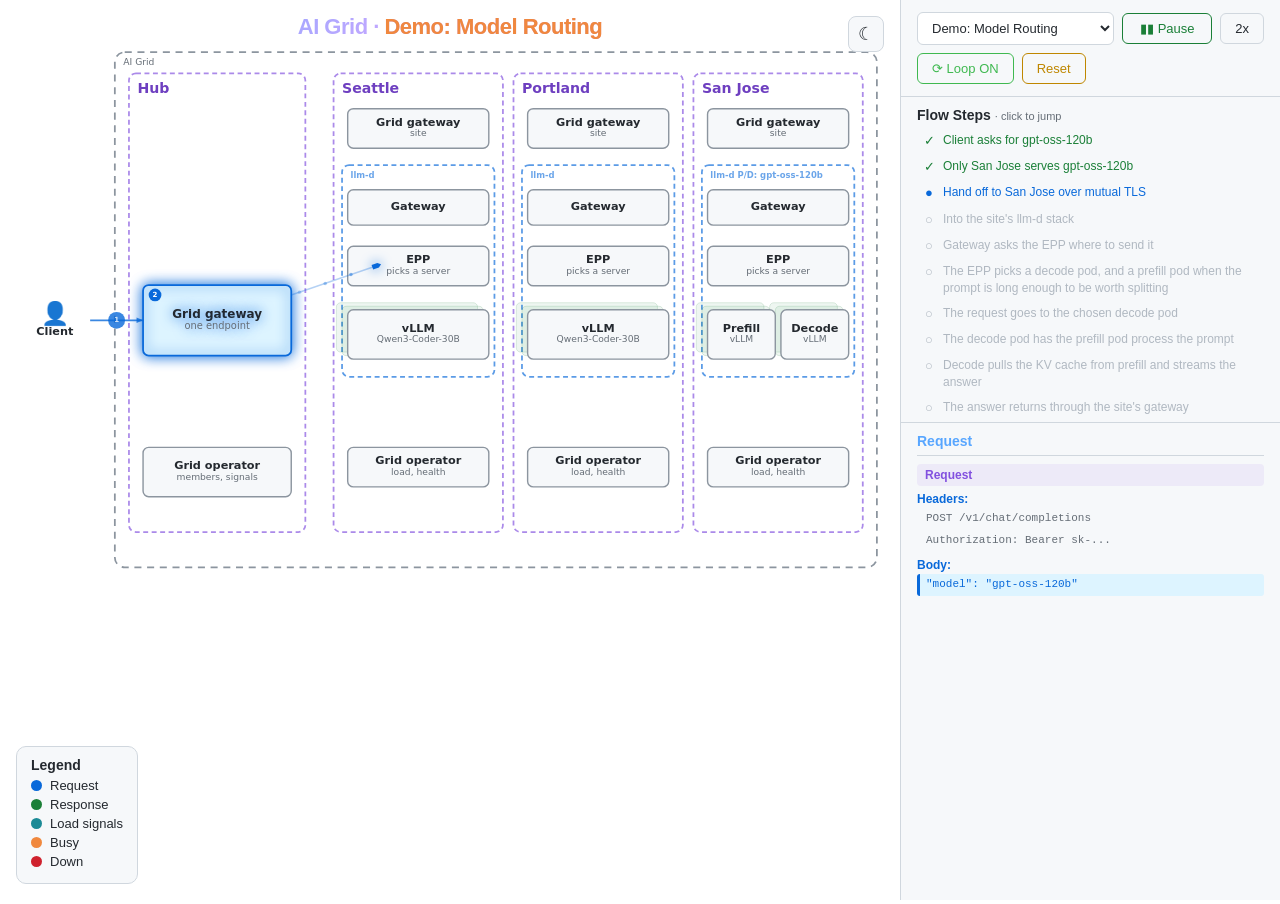
<file: index.html>
<!DOCTYPE html>
<html lang="en">
<head>
<meta charset="UTF-8">
<meta name="viewport" content="width=device-width, initial-scale=1.0">
<title>AI Grid</title>
<style>
/* FlowStory — Animated Flow Diagram Framework */

:root {
  /* Dark theme (default) */
  --fs-bg: #0d1117;
  --fs-bg-surface: #161b22;
  --fs-bg-active: #1a2332;
  --fs-border: #30363d;
  --fs-text: #c9d1d9;
  --fs-text-dim: #8b949e;
  --fs-text-muted: #484f58;
  --fs-text-bright: #fff;
  --fs-accent: #58a6ff;
  --fs-accent-hover: #58a6ff22;
  --fs-success: #3fb950;
  --fs-warn: #f0883e;
  --fs-error: #f85149;
  --fs-purple: #d2a8ff;

  /* Inspector line backgrounds */
  --fs-line-add-bg: #1a2e1a;
  --fs-line-add-color: #3fb950;
  --fs-line-del-bg: #2d1517;
  --fs-line-del-color: #f85149;
  --fs-line-highlight-bg: #1a2332;
  --fs-line-highlight-color: #58a6ff;
  --fs-line-plugin-bg: #d2a8ff22;
  --fs-line-plugin-color: #d2a8ff;

  /* Step hover */
  --fs-step-hover-bg: #58a6ff22;
  --fs-step-hover-color: #58a6ff;
  --fs-step-hover-border: #58a6ff;
}

body.light {
  --fs-bg: #fff;
  --fs-bg-surface: #f6f8fa;
  --fs-bg-active: #ddf4ff;
  --fs-border: #d0d7de;
  --fs-text: #24292f;
  --fs-text-dim: #656d76;
  --fs-text-muted: #b0b8c1;
  --fs-text-bright: #000;
  --fs-accent: #0969da;
  --fs-accent-hover: #ddf4ff88;
  --fs-success: #1a7f37;
  --fs-warn: #bf8700;
  --fs-error: #82071e;
  --fs-purple: #8250df;

  --fs-line-add-bg: #dafbe1;
  --fs-line-add-color: #116329;
  --fs-line-del-bg: #ffebe9;
  --fs-line-del-color: #82071e;
  --fs-line-highlight-bg: #ddf4ff;
  --fs-line-highlight-color: #0969da;
  --fs-line-plugin-bg: #8250df15;
  --fs-line-plugin-color: #8250df;

  --fs-step-hover-bg: #ddf4ff88;
  --fs-step-hover-color: #0969da;
  --fs-step-hover-border: #0969da;
}

/* === Reset === */
* { margin: 0; padding: 0; box-sizing: border-box; }

body {
  font-family: -apple-system, BlinkMacSystemFont, 'Segoe UI', sans-serif;
  background: var(--fs-bg);
  color: var(--fs-text);
  overflow: hidden;
  transition: background .3s, color .3s;
}

/* === Right Panel === */
.fs-panel {
  position: fixed; top: 0; right: 0; width: 380px; height: 100vh; z-index: 100;
  display: flex; flex-direction: column;
  background: var(--fs-bg-surface);
  border-left: 1px solid var(--fs-border);
  overflow: hidden;
  transition: background .3s, border-color .3s;
}

/* Flow control bar */
.fs-flow-bar {
  padding: 12px 16px;
  border-bottom: 1px solid var(--fs-border);
  flex-shrink: 0;
  display: flex; gap: 8px; align-items: center; flex-wrap: wrap;
}

.fs-flow-bar select {
  flex: 1; padding: 7px 10px;
  border: 1px solid var(--fs-border); border-radius: 6px;
  background: var(--fs-bg); color: var(--fs-text);
  font-size: 13px; font-family: inherit; cursor: pointer;
}

.fs-flow-bar button {
  padding: 7px 14px;
  border: 1px solid var(--fs-border); border-radius: 6px;
  background: var(--fs-bg-surface); color: var(--fs-text);
  cursor: pointer; font-size: 13px; font-family: inherit;
  transition: all .15s;
}
.fs-flow-bar button:hover { border-color: var(--fs-accent); }
.fs-flow-bar .fs-start { border-color: var(--fs-success); color: var(--fs-success); min-width: 90px; }
.fs-flow-bar .fs-reset { border-color: var(--fs-warn); color: var(--fs-warn); }

/* === Steps Section === */
.fs-steps {
  padding: 10px 16px;
  border-bottom: 1px solid var(--fs-border);
  flex: 2; overflow-y: auto;
}

.fs-steps-title { font-weight: 700; margin-bottom: 6px; font-size: 14px; }

.fs-step {
  margin: 2px 0; color: var(--fs-text-muted);
  display: flex; align-items: flex-start; gap: 6px;
  font-size: 12px; line-height: 1.4;
  cursor: pointer; padding: 3px 4px; border-radius: 4px;
  transition: all .2s;
}

.fs-step:hover {
  background: var(--fs-step-hover-bg);
  color: var(--fs-step-hover-color);
  transform: translateX(4px);
  border-left: 2px solid var(--fs-step-hover-border);
  padding-left: 6px;
}

.fs-step-mark { flex-shrink: 0; width: 16px; text-align: center; font-size: 13px; }
.fs-step-mark::before { content: '\25CB'; }
.fs-step.pending { color: var(--fs-text-muted); }
.fs-step.active { color: var(--fs-accent); }
.fs-step.active .fs-step-mark::before { content: '\25CF'; }
.fs-step.done { color: var(--fs-success); }
.fs-step.done .fs-step-mark::before { content: '\2713'; }

/* === Inspector Section === */
.fs-inspector {
  flex: 3; overflow-y: auto; padding: 10px 16px;
  font-family: 'SF Mono', Menlo, Consolas, monospace; font-size: 11px;
}

.fs-inspector-title {
  font-weight: 700; font-size: 14px; margin-bottom: 6px;
  font-family: -apple-system, sans-serif; flex-shrink: 0;
  padding: 0 0 6px; border-bottom: 1px solid var(--fs-border);
}

.fs-inspector-section {
  margin: 6px 0 2px; font-weight: 600;
  color: var(--fs-accent); font-size: 12px;
  font-family: -apple-system, sans-serif;
}

.fs-inspector-line {
  margin: 1px 0; padding: 2px 6px; border-radius: 3px;
  white-space: pre; line-height: 1.6; transition: all .4s;
}
.fs-inspector-line.add {
  background: var(--fs-line-add-bg); color: var(--fs-line-add-color);
  border-left: 3px solid var(--fs-line-add-color);
}
.fs-inspector-line.del {
  background: var(--fs-line-del-bg); color: var(--fs-line-del-color);
  text-decoration: line-through; opacity: .7;
  border-left: 3px solid var(--fs-line-del-color);
}
.fs-inspector-line.keep {
  color: var(--fs-text-dim); border-left: 3px solid transparent;
}
.fs-inspector-line.err {
  background: var(--fs-line-del-bg); color: var(--fs-line-del-color);
  border-left: 3px solid var(--fs-line-del-color); font-weight: 600;
}
.fs-inspector-line.highlight {
  background: var(--fs-line-highlight-bg); color: var(--fs-line-highlight-color);
  border-left: 3px solid var(--fs-line-highlight-color);
  animation: fs-pulse .8s;
}

@keyframes fs-pulse { 0% { opacity: .3; } 50% { opacity: 1; } 100% { opacity: 1; } }

.fs-inspector-plugin {
  margin: 8px 0 4px; padding: 4px 8px;
  background: var(--fs-line-plugin-bg); border-radius: 4px;
  color: var(--fs-line-plugin-color); font-weight: 600;
  font-size: 12px; font-family: -apple-system, sans-serif;
}

/* === Theme Toggle === */
.fs-theme-toggle {
  position: fixed; top: 16px; right: 396px; z-index: 200;
  width: 36px; height: 36px; border-radius: 8px;
  border: 1px solid var(--fs-border);
  background: var(--fs-bg-surface); color: var(--fs-text);
  cursor: pointer; font-size: 18px;
  display: flex; align-items: center; justify-content: center;
  transition: all .15s;
}

/* === Branding === */
.fs-brand {
  position: fixed; top: 10px; left: 16px; z-index: 200;
  display: flex; align-items: center; gap: 10px;
  pointer-events: none;
}
.fs-brand img { height: 30px; }
.fs-brand span {
  font-size: 20px; font-weight: 700; color: var(--fs-text-bright);
  letter-spacing: -0.3px;
  font-family: 'Red Hat Display', -apple-system, BlinkMacSystemFont, 'Segoe UI', sans-serif;
}

/* === Title === */
.fs-title {
  position: fixed; top: 14px; left: 0; right: 380px; z-index: 200;
  text-align: center; font-size: 22px; font-weight: 700;
  background: linear-gradient(135deg, #58a6ff, #d2a8ff, #f0883e);
  -webkit-background-clip: text; -webkit-text-fill-color: transparent;
  background-clip: text; letter-spacing: -0.5px; pointer-events: none;
}

/* === Legend === */
.fs-legend {
  position: fixed; bottom: 16px; left: 16px; z-index: 100;
  padding: 10px 14px;
  background: var(--fs-bg-surface);
  border: 1px solid var(--fs-border);
  border-radius: 10px; font-size: 13px;
  transition: all .3s;
}
.fs-legend-title { font-weight: 600; margin-bottom: 5px; font-size: 14px; }
.fs-legend-item { display: flex; align-items: center; gap: 8px; margin: 4px 0; font-size: 13px; }
.fs-legend-dot { width: 11px; height: 11px; border-radius: 50%; }

/* === Scrollbar === */
.fs-steps::-webkit-scrollbar,
.fs-inspector::-webkit-scrollbar { width: 6px; }

.fs-steps::-webkit-scrollbar-track,
.fs-inspector::-webkit-scrollbar-track { background: transparent; }

.fs-steps::-webkit-scrollbar-thumb,
.fs-inspector::-webkit-scrollbar-thumb {
  background: var(--fs-border); border-radius: 3px;
}

</style>
</head>
<body class="light">

<button class="fs-theme-toggle" id="fs-theme">&#9790;</button>

<div class="fs-brand" id="fs-brand"></div>
<div class="fs-title" id="fs-title"></div>

<div class="fs-panel">
  <div class="fs-flow-bar">
    <select id="fs-flow-select"></select>
    <button class="fs-start" id="fs-play">&#9654; Start</button>
    <button id="fs-speed">1x</button>
    <button id="fs-loop" style="border-color:#79c0ff;color:#79c0ff">&#8635; Loop</button>
    <button class="fs-reset" id="fs-reset">Reset</button>
  </div>
  <div class="fs-steps" id="fs-steps">
    <div class="fs-steps-title">Flow Steps <span style="font-weight:400;font-size:11px;color:var(--fs-text-dim)">· click to jump</span></div>
    <div id="fs-steps-container"></div>
  </div>
  <div class="fs-inspector" id="fs-inspector">
    <div class="fs-inspector-title" id="fs-inspector-title" style="color:var(--fs-accent)">Request</div>
    <div id="fs-inspector-content"></div>
  </div>
</div>

<div id="fs-highlight-box" style="display:none;position:fixed;z-index:350;border-radius:10px;pointer-events:none"></div>
<div id="fs-overlay" style="display:none;position:fixed;top:0;left:0;right:380px;bottom:0;z-index:300;background:rgba(0,0,0,0.6)">
  <div id="fs-overlay-card" style="position:absolute;background:#161b22ee;border:1px solid #30363d;border-radius:14px;max-width:420px;padding:22px 26px;box-shadow:0 12px 40px rgba(0,0,0,0.5)">
    <button id="fs-overlay-close" style="position:absolute;top:10px;right:14px;background:none;border:none;color:#8b949e;font-size:18px;cursor:pointer;padding:4px 8px;border-radius:6px">✕</button>
    <div id="fs-overlay-accent" style="width:4px;height:24px;border-radius:2px;position:absolute;left:0;top:22px"></div>
    <h2 id="fs-overlay-title" style="margin:0 0 6px;font-size:18px;color:#c9d1d9;font-family:system-ui"></h2>
    <p id="fs-overlay-desc" style="margin:0 0 14px;font-size:13px;color:#8b949e;line-height:1.5;font-family:system-ui"></p>
    <div id="fs-overlay-details" style="font-size:12px;font-family:'SF Mono',Menlo,monospace"></div>
    <button id="fs-overlay-resume" style="margin-top:14px;padding:7px 20px;border:1px solid #3fb950;border-radius:8px;background:transparent;color:#3fb950;font-size:13px;cursor:pointer;font-family:system-ui">&#9654; Resume Flow</button>
  </div>
</div>

<div class="fs-legend" id="fs-legend"></div>

<canvas id="fs-canvas"></canvas>

<script type="module">
import { FlowStory } from '[data-uri]';

const viz = new FlowStory(document.getElementById('fs-canvas'), {
  stepsContainer: document.getElementById('fs-steps-container'),
  inspectorTitle: document.getElementById('fs-inspector-title'),
  inspectorContent: document.getElementById('fs-inspector-content'),
  overlay: document.getElementById('fs-overlay'),
  overlayCard: document.getElementById('fs-overlay-card'),
  overlayTitle: document.getElementById('fs-overlay-title'),
  overlayDesc: document.getElementById('fs-overlay-desc'),
  overlayDetails: document.getElementById('fs-overlay-details'),
  overlayAccent: document.getElementById('fs-overlay-accent'),
  overlayClose: document.getElementById('fs-overlay-close'),
  overlayResume: document.getElementById('fs-overlay-resume'),
  highlightBox: document.getElementById('fs-highlight-box'),
  brand: document.getElementById('fs-brand'),
  title: document.getElementById('fs-title'),
  legend: document.getElementById('fs-legend'),
  flowSelect: document.getElementById('fs-flow-select'),
  playBtn: document.getElementById('fs-play'),
  speedBtn: document.getElementById('fs-speed'),
  loopBtn: document.getElementById('fs-loop'),
  resetBtn: document.getElementById('fs-reset'),
  themeBtn: document.getElementById('fs-theme'),
});

const _roundRect = CanvasRenderingContext2D.prototype.roundRect;
CanvasRenderingContext2D.prototype.roundRect = function (x, y, w, h, r) {
  return _roundRect.call(this, x, y, w, h, typeof r === 'number' ? Math.max(0, r) : r);
};
while (innerWidth < 400 || innerHeight < 100) await new Promise((r) => setTimeout(r, 200));

window.__flowstory = viz;

try {
  await viz.load({"meta": {"title": "AI Grid", "speed": 2}, "canvas": {"width": 1250, "height": 800}, "nodes": {"client": {"x": 15, "y": 410, "w": 100, "h": 50, "label": "Client", "type": "icon"}, "grid": {"x": 150, "y": 55, "w": 1080, "h": 730, "label": "AI Grid", "type": "boundary", "color": "#8b949e", "labelAlign": "left"}, "hub": {"x": 170, "y": 85, "w": 250, "h": 650, "label": "Hub", "type": "container", "color": "#8250df", "labelSize": 20, "labelColor": "#6E3FC0"}, "front": {"x": 190, "y": 385, "w": 210, "h": 100, "label": "Grid gateway", "sublabel": "one endpoint", "color": "#0969da", "fontSize": 17, "inner": true}, "hubop": {"x": 190, "y": 615, "w": 210, "h": 70, "label": "Grid operator", "sublabel": "members, signals", "color": "#1b8a96", "inner": true}, "west": {"x": 460, "y": 85, "w": 240, "h": 650, "label": "Seattle", "type": "container", "color": "#8250df", "labelSize": 20, "labelColor": "#6E3FC0"}, "west_gg": {"x": 480, "y": 135, "w": 200, "h": 56, "label": "Grid gateway", "sublabel": "site", "color": "#0969da", "inner": true}, "west_llmd": {"x": 472, "y": 215, "w": 216, "h": 300, "label": "llm-d", "type": "container", "color": "#0969da"}, "west_gw": {"x": 480, "y": 250, "w": 200, "h": 50, "label": "Gateway", "color": "#0969da", "inner": true}, "west_epp": {"x": 480, "y": 330, "w": 200, "h": 56, "label": "EPP", "sublabel": "picks a server", "color": "#0969da", "inner": true}, "west_vllm": {"x": 480, "y": 420, "w": 200, "h": 70, "label": "vLLM", "sublabel": "Qwen3-Coder-30B", "color": "#1a7f37", "inner": true, "stackCount": 2}, "west_op": {"x": 480, "y": 615, "w": 200, "h": 56, "label": "Grid operator", "sublabel": "load, health", "color": "#1b8a96", "inner": true}, "eu": {"x": 715, "y": 85, "w": 240, "h": 650, "label": "Portland", "type": "container", "color": "#8250df", "labelSize": 20, "labelColor": "#6E3FC0"}, "eu_gg": {"x": 735, "y": 135, "w": 200, "h": 56, "label": "Grid gateway", "sublabel": "site", "color": "#0969da", "inner": true}, "eu_llmd": {"x": 727, "y": 215, "w": 216, "h": 300, "label": "llm-d", "type": "container", "color": "#0969da"}, "eu_gw": {"x": 735, "y": 250, "w": 200, "h": 50, "label": "Gateway", "color": "#0969da", "inner": true}, "eu_epp": {"x": 735, "y": 330, "w": 200, "h": 56, "label": "EPP", "sublabel": "picks a server", "color": "#0969da", "inner": true}, "eu_vllm": {"x": 735, "y": 420, "w": 200, "h": 70, "label": "vLLM", "sublabel": "Qwen3-Coder-30B", "color": "#1a7f37", "inner": true, "stackCount": 2}, "eu_op": {"x": 735, "y": 615, "w": 200, "h": 56, "label": "Grid operator", "sublabel": "load, health", "color": "#1b8a96", "inner": true}, "ap": {"x": 970, "y": 85, "w": 240, "h": 650, "label": "San Jose", "type": "container", "color": "#8250df", "labelSize": 20, "labelColor": "#6E3FC0"}, "ap_gg": {"x": 990, "y": 135, "w": 200, "h": 56, "label": "Grid gateway", "sublabel": "site", "color": "#0969da", "inner": true}, "ap_llmd": {"x": 982, "y": 215, "w": 216, "h": 300, "label": "llm-d P/D: gpt-oss-120b", "type": "container", "color": "#0969da"}, "ap_gw": {"x": 990, "y": 250, "w": 200, "h": 50, "label": "Gateway", "color": "#0969da", "inner": true}, "ap_epp": {"x": 990, "y": 330, "w": 200, "h": 56, "label": "EPP", "sublabel": "picks a server", "color": "#0969da", "inner": true}, "ap_op": {"x": 990, "y": 615, "w": 200, "h": 56, "label": "Grid operator", "sublabel": "load, health", "color": "#1b8a96", "inner": true}, "ap_prefill": {"x": 990, "y": 420, "w": 96, "h": 70, "label": "Prefill", "sublabel": "vLLM", "color": "#1a7f37", "inner": true, "stackCount": 2}, "ap_decode": {"x": 1094, "y": 420, "w": 96, "h": 70, "label": "Decode", "sublabel": "vLLM", "color": "#1a7f37", "inner": true, "stackCount": 2}}, "tooltips": {"front": {"title": "Grid gateway, the one endpoint", "description": "Every client uses one URL. The gateway checks the caller, then picks a site that serves the requested model and has room.", "details": [["Checks", "API key, budget, region"], ["Picks", "a site by model, region, and live load"], ["Answers with", "the site that served it"]]}, "hubop": {"title": "Grid operator", "description": "Knows every member through gossip, which converges in a few rounds with no leader. Polls every peer's signals endpoint over mutual TLS, labels each row with the site that proved it, and serves the combined view. Its grid gateway reads only this operator."}, "west_gg": {"title": "Site grid gateway", "description": "Accepts traffic only from grid members, proven by certificate, and hands it to the site's llm-d stack."}, "west_llmd": {"title": "llm-d", "description": "The site's own inference stack, unchanged by the grid: a gateway, the EPP that picks a model server by cache and load, and vLLM."}, "west_op": {"title": "Site grid operator", "description": "Enrolls the site and joins the membership. Every few seconds it reads each provider's numbers from the EPP and serves them on its signals endpoint to grid peers over mutual TLS. A provider is one model served by the site's llm-d stack."}, "ap_llmd": {"title": "llm-d with prefill/decode disaggregation", "description": "This site serves gpt-oss-120b with prefill and decode on separate vLLM pods. The EPP picks a decode pod and, for long prompts, a prefill pod. Prefill builds the KV cache, and decode pulls it and streams the answer."}}, "flows": {"model": {"label": "Demo: Model Routing", "steps": [{"text": "Client asks for gpt-oss-120b", "mode": "arrow", "from": "client", "to": "front", "color": "#0969da", "num": 1}, {"text": "Only San Jose serves gpt-oss-120b", "mode": "lightup", "target": "front", "badge": 2}, {"text": "Hand off to San Jose over mutual TLS", "mode": "arrow", "from": "front", "to": "ap_gg", "color": "#0969da", "num": 3, "glow": "ap"}, {"text": "Into the site's llm-d stack", "mode": "arrow", "from": "ap_gg", "to": "ap_gw", "color": "#0969da", "num": 4, "glow": "ap_llmd"}, {"text": "Gateway asks the EPP where to send it", "mode": "arrow", "from": "ap_gw", "to": "ap_epp", "color": "#0969da", "num": 5}, {"text": "The EPP picks a decode pod, and a prefill pod when the prompt is long enough to be worth splitting", "mode": "lightup", "target": "ap_epp", "badge": 6}, {"text": "The request goes to the chosen decode pod", "mode": "arrow", "from": "ap_epp", "to": "ap_decode", "color": "#0969da", "num": 7}, {"text": "The decode pod has the prefill pod process the prompt", "mode": "arrow", "from": "ap_decode", "to": "ap_prefill", "color": "#0969da", "num": 8, "yOff": -12}, {"text": "Decode pulls the KV cache from prefill and streams the answer", "mode": "arrow", "from": "ap_prefill", "to": "ap_decode", "color": "#0969da", "num": 9, "yOff": 12}, {"text": "The answer returns through the site's gateway", "mode": "arrow", "from": "ap_decode", "to": "ap_gw", "color": "#1a7f37", "num": 10, "fromXOff": 40, "toXOff": 40}, {"text": "Back through the site's grid gateway", "mode": "arrow", "from": "ap_gw", "to": "ap_gg", "color": "#1a7f37", "num": 11, "fromXOff": 40, "toXOff": 40}, {"text": "Back through the grid gateway", "mode": "arrow", "from": "ap_gg", "to": "front", "color": "#1a7f37", "num": 12, "yOff": 12}, {"text": "The client gets the answer, tagged with the site that served it", "mode": "arrow", "from": "front", "to": "client", "color": "#1a7f37", "num": 13, "yOff": 12}, {"text": "Each site runs the llm-d shape that fits its model. The grid routes the same way", "mode": "lightup", "target": "ap_llmd", "badge": 14}]}, "load": {"label": "Demo: Load Awareness", "steps": [{"text": "Seattle is busy: its GPUs are queued", "mode": "lightup", "target": "west_vllm", "badge": "busy", "errColor": "#f0883e"}, {"text": "San Jose is busy too", "mode": "lightup", "target": "ap_decode", "badge": "busy", "errColor": "#f0883e"}, {"text": "Every few seconds the hub's operator polls each site", "mode": "arrow", "from": "hubop", "to": "west_op", "color": "#1b8a96", "num": 3, "yOff": -10}, {"text": "Seattle answers: a long queue", "mode": "arrow", "from": "west_op", "to": "hubop", "color": "#1b8a96", "num": 4, "yOff": 10}, {"text": "Portland answers: room to spare", "mode": "arrow", "from": "eu_op", "to": "hubop", "color": "#1b8a96", "num": 5, "edge": {"fromSide": "bottom", "fromXOffset": 20, "toSide": "bottom", "toXOffset": 20, "waypoints": [{"x": 855, "y": 724}, {"x": 315, "y": 724}]}}, {"text": "The grid gateway reads its local operator's combined view", "mode": "arrow", "from": "front", "to": "hubop", "color": "#1b8a96", "num": 6, "fromXOff": 55, "toXOff": 55}, {"text": "Every site's load, labelled with the site that reported it", "mode": "arrow", "from": "hubop", "to": "front", "color": "#1b8a96", "num": 7, "fromXOff": 88, "toXOff": 88}, {"text": "Client asks for Qwen3-Coder-30B", "mode": "arrow", "from": "client", "to": "front", "color": "#0969da", "num": 8}, {"text": "Of the two sites serving this model, Portland has the shorter queue", "mode": "lightup", "target": "front", "badge": 9}, {"text": "Hand off to the site over mutual TLS", "mode": "arrow", "from": "front", "to": "eu_gg", "color": "#0969da", "num": 10, "glow": "eu"}, {"text": "Into the site's llm-d stack", "mode": "arrow", "from": "eu_gg", "to": "eu_gw", "color": "#0969da", "num": 11, "glow": "eu_llmd"}, {"text": "Gateway asks the EPP where to send it", "mode": "arrow", "from": "eu_gw", "to": "eu_epp", "color": "#0969da", "num": 12}, {"text": "EPP picks the best model server", "mode": "arrow", "from": "eu_epp", "to": "eu_vllm", "color": "#0969da", "num": 13}, {"text": "The answer returns through the site's gateway", "mode": "arrow", "from": "eu_vllm", "to": "eu_gw", "color": "#1a7f37", "num": 14, "fromXOff": 40, "toXOff": 40}, {"text": "Back through the site's grid gateway", "mode": "arrow", "from": "eu_gw", "to": "eu_gg", "color": "#1a7f37", "num": 15, "fromXOff": 40, "toXOff": 40}, {"text": "Back through the grid gateway", "mode": "arrow", "from": "eu_gg", "to": "front", "color": "#1a7f37", "num": 16, "yOff": 12}, {"text": "The client gets the answer, tagged with the site that served it", "mode": "arrow", "from": "front", "to": "client", "color": "#1a7f37", "num": 17, "yOff": 12}]}, "affinity": {"label": "Demo: Affinity", "steps": [{"text": "Turn 1 of a conversation asks for gpt-oss-120b", "mode": "arrow", "from": "client", "to": "front", "color": "#0969da", "num": 1}, {"text": "Only San Jose serves gpt-oss-120b, so it goes there", "mode": "lightup", "target": "front", "badge": 2}, {"text": "Hand off to San Jose over mutual TLS", "mode": "arrow", "from": "front", "to": "ap_gg", "color": "#0969da", "glow": "ap", "num": 3}, {"text": "Into the site's llm-d stack", "mode": "arrow", "from": "ap_gg", "to": "ap_gw", "color": "#0969da", "glow": "ap_llmd", "num": 4}, {"text": "Gateway asks the EPP where to send it", "mode": "arrow", "from": "ap_gw", "to": "ap_epp", "color": "#0969da", "num": 5}, {"text": "No decode pod holds this prompt yet, so the EPP picks one by load", "mode": "lightup", "target": "ap_epp", "badge": 6}, {"text": "The request goes to the chosen decode pod", "mode": "arrow", "from": "ap_epp", "to": "ap_decode", "color": "#0969da", "num": 7}, {"text": "The prompt is long, so decode has the prefill pod process it", "mode": "arrow", "from": "ap_decode", "to": "ap_prefill", "color": "#0969da", "yOff": -12, "num": 8}, {"text": "Decode pulls the KV cache from prefill and keeps it", "mode": "arrow", "from": "ap_prefill", "to": "ap_decode", "color": "#0969da", "yOff": 12, "num": 9}, {"text": "The answer returns through the site's gateway", "mode": "arrow", "from": "ap_decode", "to": "ap_gw", "color": "#1a7f37", "fromXOff": 40, "toXOff": 40, "num": 10}, {"text": "Back through the site's grid gateway", "mode": "arrow", "from": "ap_gw", "to": "ap_gg", "color": "#1a7f37", "fromXOff": 40, "toXOff": 40, "num": 11}, {"text": "Back through the grid gateway", "mode": "arrow", "from": "ap_gg", "to": "front", "color": "#1a7f37", "yOff": 12, "num": 12}, {"text": "The client gets the answer, tagged with the site that served it", "mode": "arrow", "from": "front", "to": "client", "color": "#1a7f37", "yOff": 12, "num": 13}, {"text": "Turn 2 sends the same history plus a new question", "mode": "arrow", "from": "client", "to": "front", "color": "#0969da", "num": 14}, {"text": "Hand off to San Jose again", "mode": "arrow", "from": "front", "to": "ap_gg", "color": "#0969da", "glow": "ap", "num": 15}, {"text": "Into the site's llm-d stack", "mode": "arrow", "from": "ap_gg", "to": "ap_gw", "color": "#0969da", "glow": "ap_llmd", "num": 16}, {"text": "Gateway asks the EPP where to send it", "mode": "arrow", "from": "ap_gw", "to": "ap_epp", "color": "#0969da", "num": 17}, {"text": "The EPP favors the decode pod that already holds this prompt", "mode": "lightup", "target": "ap_epp", "badge": 18}, {"text": "Only the new question is uncached, so no prefill pod is needed", "mode": "arrow", "from": "ap_epp", "to": "ap_decode", "color": "#0969da", "num": 19}, {"text": "Decode handles the new question itself: no KV transfer, faster first token", "mode": "lightup", "target": "ap_decode", "badge": 20}, {"text": "The answer returns through the site's gateway", "mode": "arrow", "from": "ap_decode", "to": "ap_gw", "color": "#1a7f37", "fromXOff": 40, "toXOff": 40, "num": 21}, {"text": "Back through the site's grid gateway", "mode": "arrow", "from": "ap_gw", "to": "ap_gg", "color": "#1a7f37", "fromXOff": 40, "toXOff": 40, "num": 22}, {"text": "Back through the grid gateway", "mode": "arrow", "from": "ap_gg", "to": "front", "color": "#1a7f37", "yOff": 12, "num": 23}, {"text": "The client gets the answer, tagged with the site that served it", "mode": "arrow", "from": "front", "to": "client", "color": "#1a7f37", "yOff": 12, "num": 24}, {"text": "Affinity inside the site: llm-d keeps the conversation on the server that holds its cache", "mode": "lightup", "target": "ap_llmd", "badge": 25}]}, "fail": {"label": "Demo: Failover", "steps": [{"text": "Seattle goes down", "mode": "lightup", "target": "west_gg", "badge": "down", "errColor": "#cf222e"}, {"text": "Its GPUs stop serving", "mode": "lightup", "target": "west_vllm", "badge": "down", "errColor": "#cf222e"}, {"text": "Its operator stops reporting", "mode": "lightup", "target": "west_op", "badge": "down", "errColor": "#cf222e"}, {"text": "The hub's operator gets no answer from Seattle", "mode": "arrow", "from": "hubop", "to": "west_op", "color": "#cf222e", "num": 4, "yOff": -10}, {"text": "It leaves Seattle out of the combined view until it answers again", "mode": "lightup", "target": "hubop", "badge": 5}, {"text": "The grid gateway reads its local operator", "mode": "arrow", "from": "front", "to": "hubop", "color": "#1b8a96", "num": 6, "fromXOff": 55, "toXOff": 55}, {"text": "Only sites that answered are in the view", "mode": "arrow", "from": "hubop", "to": "front", "color": "#1b8a96", "num": 7, "fromXOff": 88, "toXOff": 88}, {"text": "Client asks for Qwen3-Coder-30B, nothing changes on its side", "mode": "arrow", "from": "client", "to": "front", "color": "#0969da", "num": 8}, {"text": "Gateway sends it to Portland", "mode": "lightup", "target": "front", "badge": 9}, {"text": "Hand off to the site over mutual TLS", "mode": "arrow", "from": "front", "to": "eu_gg", "color": "#0969da", "num": 10, "glow": "eu"}, {"text": "Into the site's llm-d stack", "mode": "arrow", "from": "eu_gg", "to": "eu_gw", "color": "#0969da", "num": 11, "glow": "eu_llmd"}, {"text": "Gateway asks the EPP where to send it", "mode": "arrow", "from": "eu_gw", "to": "eu_epp", "color": "#0969da", "num": 12}, {"text": "EPP picks the best model server", "mode": "arrow", "from": "eu_epp", "to": "eu_vllm", "color": "#0969da", "num": 13}, {"text": "The answer returns through the site's gateway", "mode": "arrow", "from": "eu_vllm", "to": "eu_gw", "color": "#1a7f37", "num": 14, "fromXOff": 40, "toXOff": 40}, {"text": "Back through the site's grid gateway", "mode": "arrow", "from": "eu_gw", "to": "eu_gg", "color": "#1a7f37", "num": 15, "fromXOff": 40, "toXOff": 40}, {"text": "Back through the grid gateway", "mode": "arrow", "from": "eu_gg", "to": "front", "color": "#1a7f37", "num": 16, "yOff": 12}, {"text": "The client gets the answer, tagged with the site that served it", "mode": "arrow", "from": "front", "to": "client", "color": "#1a7f37", "num": 17, "yOff": 12}]}}, "flowOrder": ["model", "load", "affinity", "fail"], "inspector": {"initialState": {"phase": "request", "headers": [{"value": "POST /v1/chat/completions", "style": "keep", "id": "h-path"}, {"value": "Authorization: Bearer sk-...", "style": "keep", "id": "h-auth"}], "body": [{"value": "\"model\": \"Qwen3-Coder-30B\"", "style": "keep", "id": "b-model"}]}, "mutations": {"model": [{"step": 1, "label": "Request", "replaceBody": [{"value": "\"model\": \"gpt-oss-120b\"", "style": "highlight", "id": "m1"}]}, {"step": 13, "label": "Response", "phase": "response", "replaceHeaders": [{"value": "HTTP/1.1 200 OK", "style": "add", "id": "r1San Jose"}, {"value": "x-grid-provider-site: san-jose", "style": "add", "id": "r2San Jose"}]}], "load": [{"step": 17, "label": "Response", "phase": "response", "replaceHeaders": [{"value": "HTTP/1.1 200 OK", "style": "add", "id": "r1Portland"}, {"value": "x-grid-provider-site: portland", "style": "add", "id": "r2Portland"}]}], "fail": [{"step": 17, "label": "Response", "phase": "response", "replaceHeaders": [{"value": "HTTP/1.1 200 OK", "style": "add", "id": "r1Portland"}, {"value": "x-grid-provider-site: portland", "style": "add", "id": "r2Portland"}]}], "affinity": [{"step": 1, "label": "Turn 1", "phase": "request", "replaceHeaders": [{"value": "POST /v1/chat/completions", "style": "keep", "id": "a-h1"}, {"value": "Authorization: Bearer sk-...", "style": "keep", "id": "a-h2"}], "replaceBody": [{"value": "\"model\": \"gpt-oss-120b\"", "style": "keep", "id": "a-m"}, {"value": "user: Review this module", "style": "add", "id": "a-u1"}]}, {"step": 13, "label": "Response", "phase": "response", "replaceHeaders": [{"value": "HTTP/1.1 200 OK", "style": "add", "id": "ar1a"}, {"value": "x-grid-provider-site: san-jose", "style": "add", "id": "ar2a"}], "replaceBody": []}, {"step": 14, "label": "Turn 2", "phase": "request", "replaceHeaders": [{"value": "POST /v1/chat/completions", "style": "keep", "id": "a-h1"}, {"value": "Authorization: Bearer sk-...", "style": "keep", "id": "a-h2"}], "replaceBody": [{"value": "\"model\": \"gpt-oss-120b\"", "style": "keep", "id": "a-m2"}, {"value": "user: Review this module", "style": "keep", "id": "a-u1b"}, {"value": "assistant: Three issues...", "style": "keep", "id": "a-a1"}, {"value": "user: Fix the second one", "style": "add", "id": "a-u2"}]}, {"step": 24, "label": "Response", "phase": "response", "replaceHeaders": [{"value": "HTTP/1.1 200 OK", "style": "add", "id": "ar1b"}, {"value": "x-grid-provider-site: san-jose", "style": "add", "id": "ar2b"}], "replaceBody": []}]}}, "legend": [{"label": "Request", "color": "#0969da"}, {"label": "Response", "color": "#1a7f37"}, {"label": "Load signals", "color": "#1b8a96"}, {"label": "Busy", "color": "#f0883e"}, {"label": "Down", "color": "#cf222e"}], "defaultFlow": "l2", "theme": "light"});

  // Auto-play with loop on page load
  viz.state.loopMode = true;
  const loopBtn = document.getElementById('fs-loop');
  if (loopBtn) {
    loopBtn.textContent = '⟳ Loop ON';
    loopBtn.style.borderColor = '#3fb950';
    loopBtn.style.color = '#3fb950';
  }
  viz.setSpeed(2); document.getElementById('fs-speed').textContent = '2x';
  viz.play();
} catch (e) {
  console.error('FlowStory load error:', e);
  document.body.innerHTML = `<div style="padding:40px;color:#f85149;font-family:monospace"><h2>FlowStory Load Error</h2><pre>${e.message}\n\n${e.stack || ''}</pre></div>`;
}
</script>
</body>
</html>
</file>
